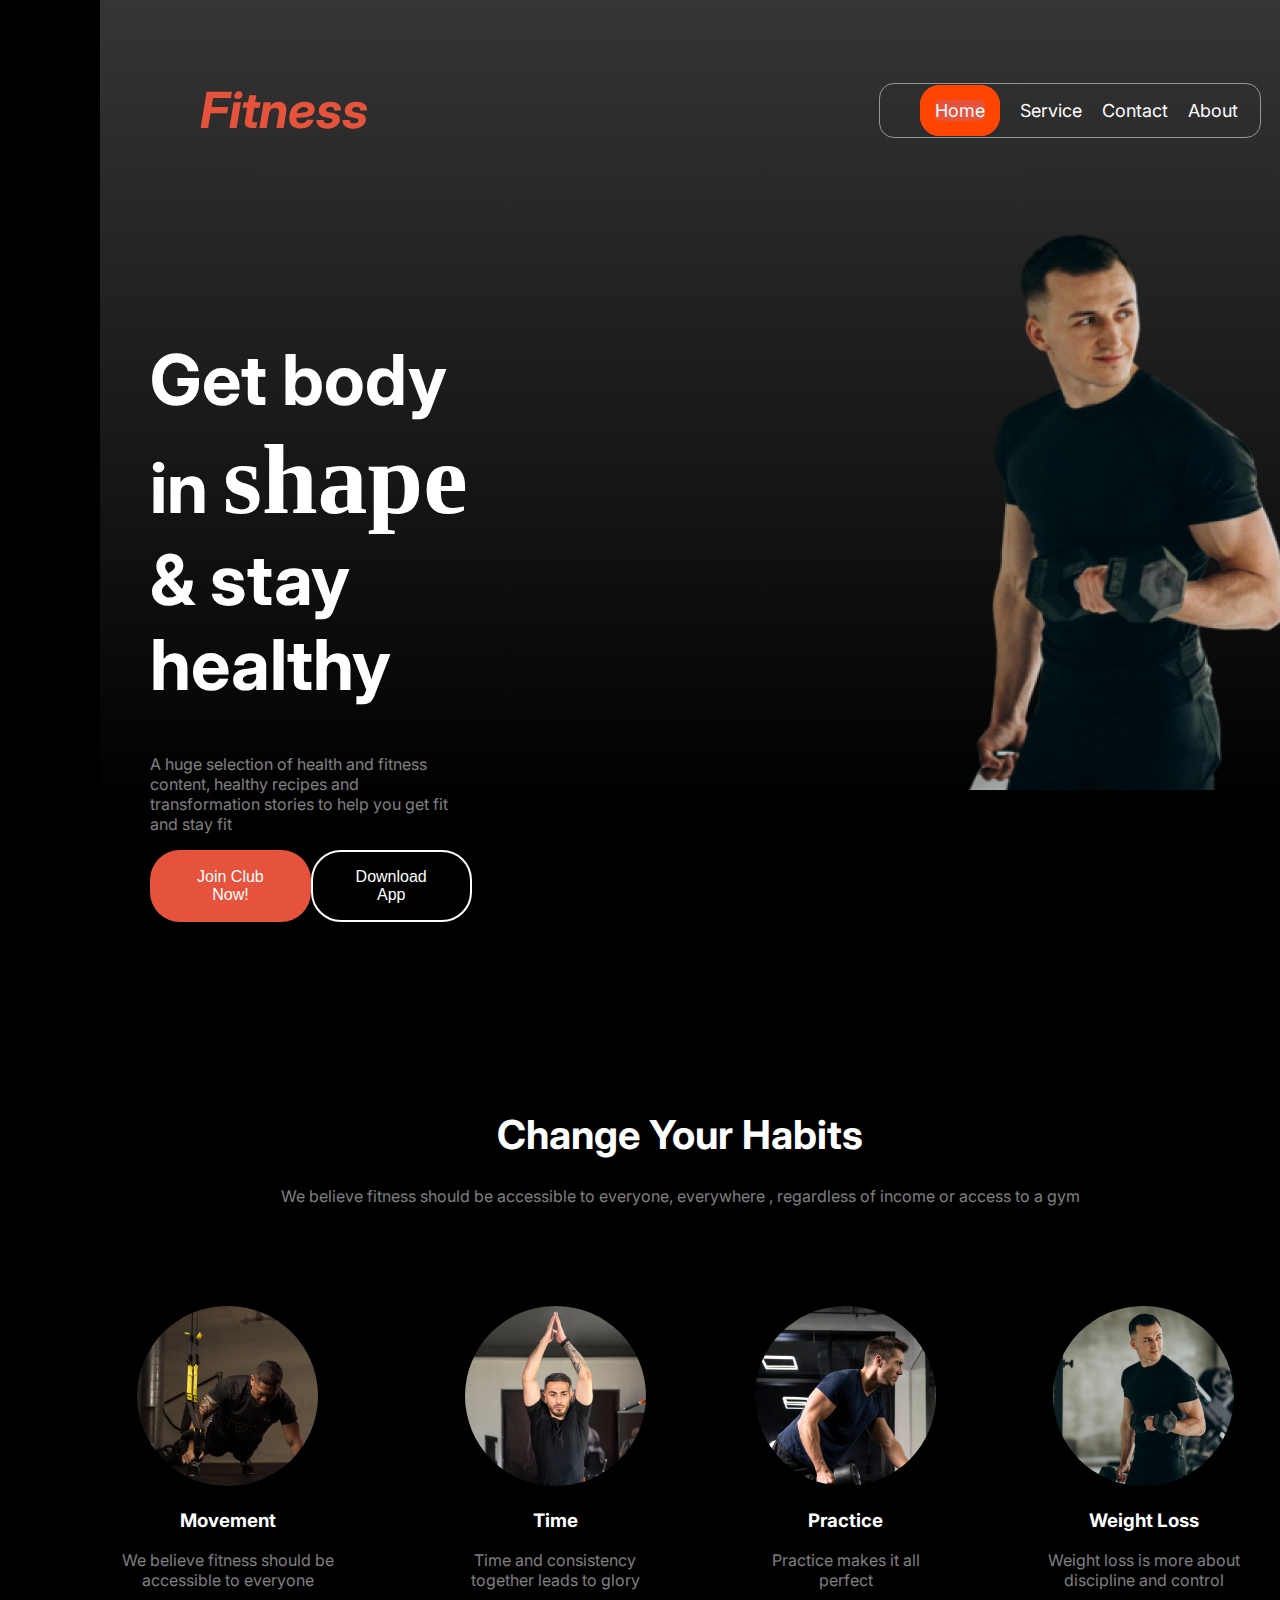
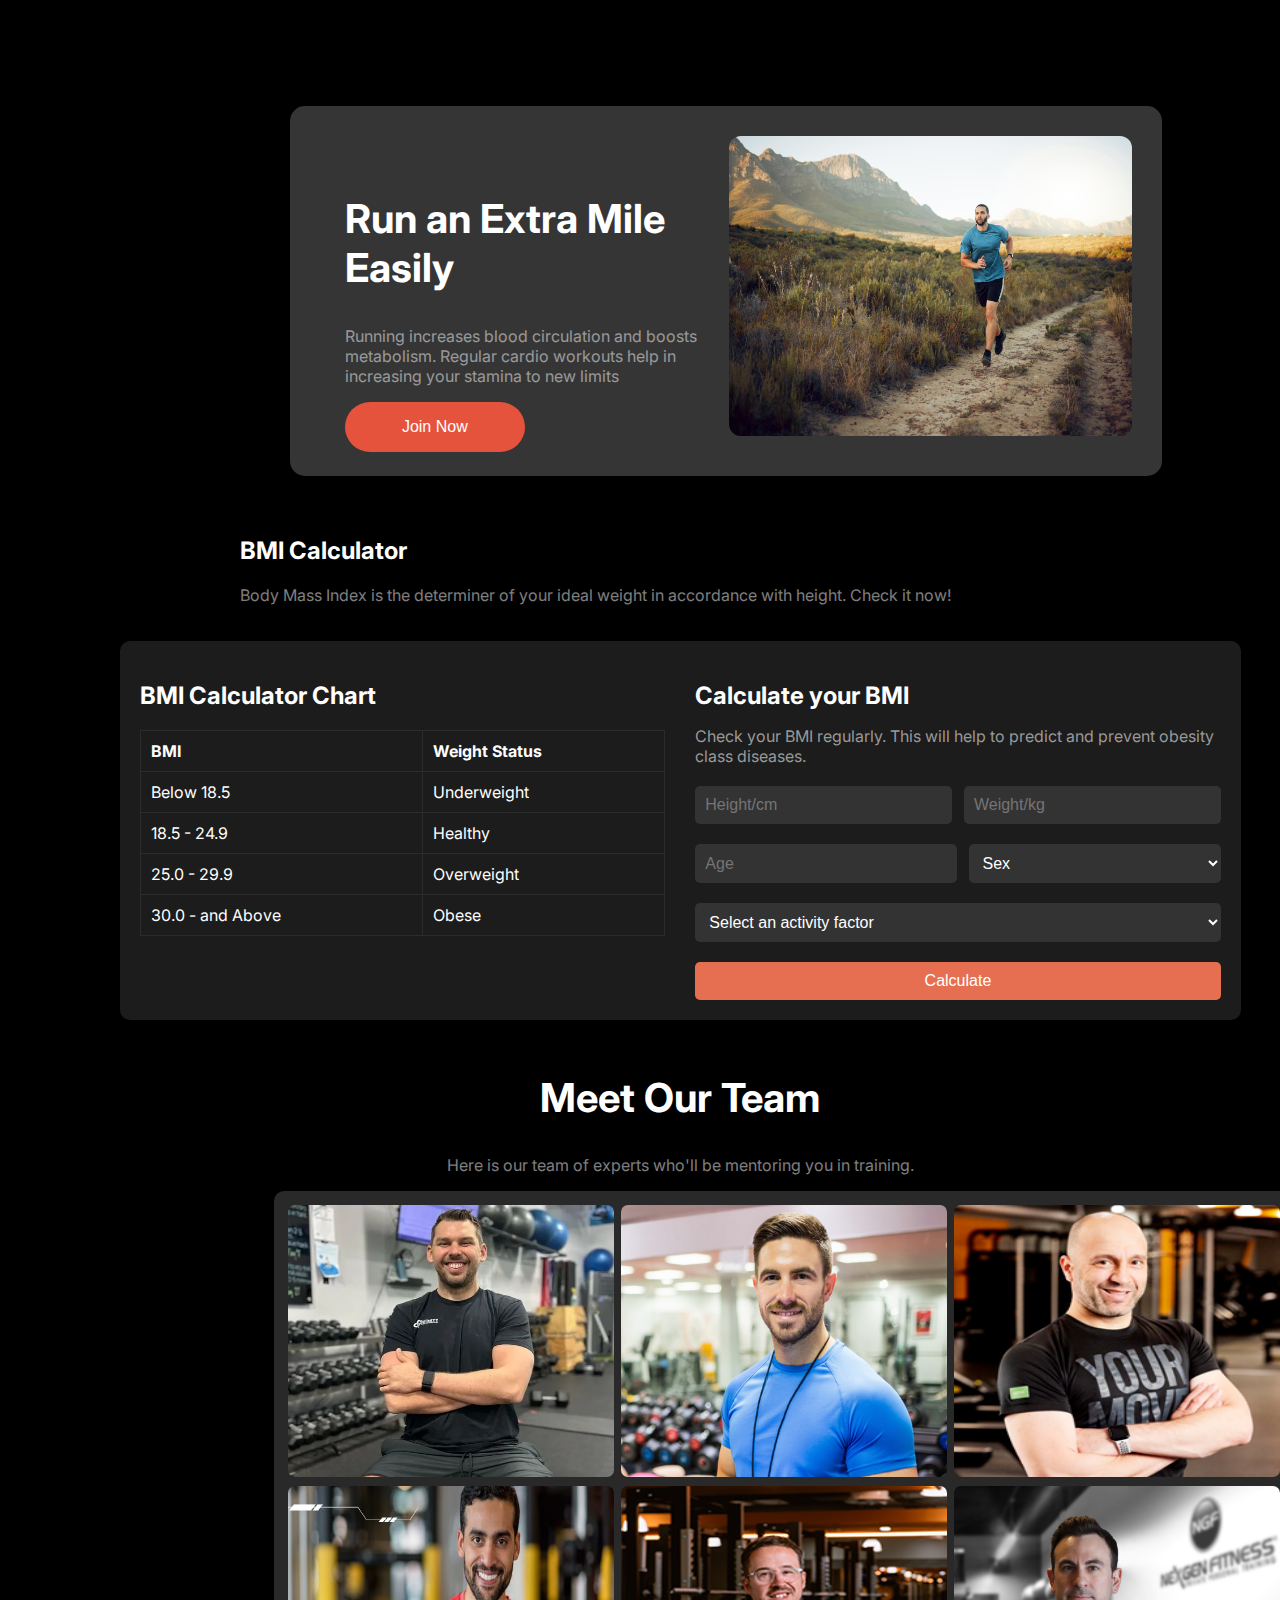
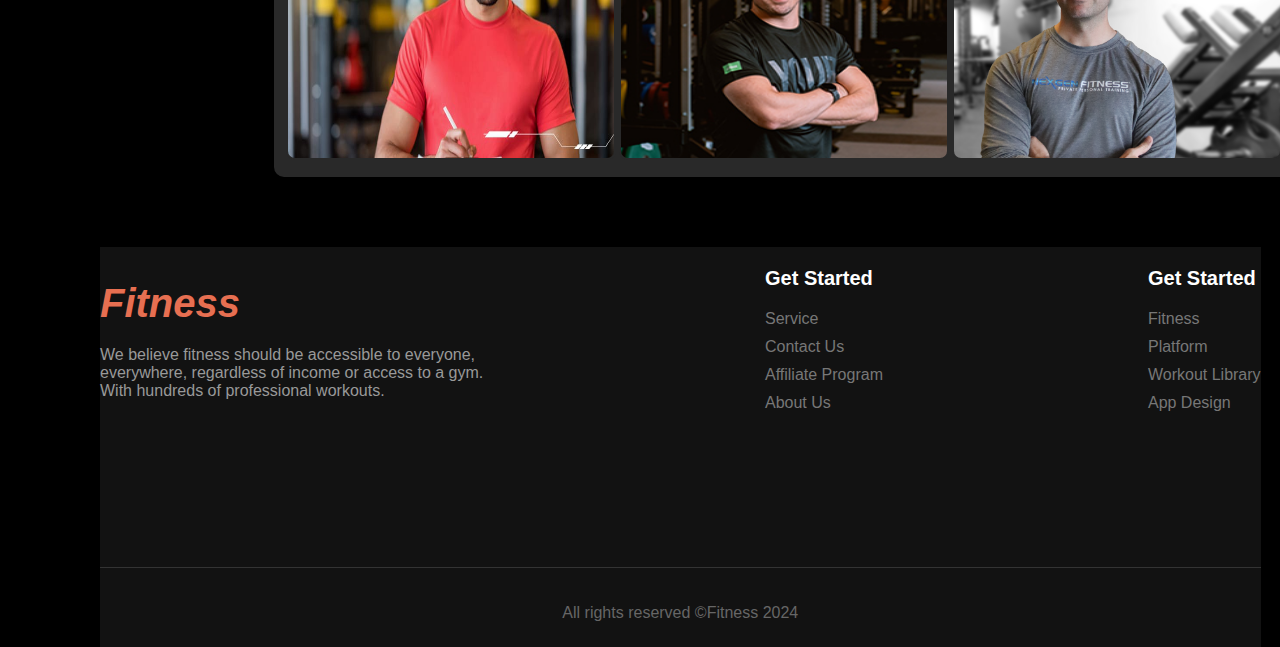
<file: i2.html>
<!DOCTYPE html>
<html lang="en">
<head>
    <meta charset="UTF-8">
    <meta name="viewport" content="width=device-width, initial-scale=1.0">
    <link rel="stylesheet" href="i2.css">
    <title>Fitness2.0</title>
    <link rel="preconnect" href="https://fonts.googleapis.com">
    <link rel="preconnect" href="https://fonts.gstatic.com" crossorigin>
    <link href="https://fonts.googleapis.com/css2?family=Azeret+Mono:ital,wght@0,100..900;1,100..900&family=Inter:ital,opsz,wght@0,14..32,100..900;1,14..32,100..900&display=swap" rel="stylesheet">
</head>
<body class="body">


    <header >

        <div class="homepg">


            <!-- tp=top panel -->

            <div class="tp">  



                <span>

                    <h3 class="logo">Fitness </h3> 

                </span>
                

                    <nav class="navbar">
                        <ul>
                            <li><a href="#"><span class="Home">Home</span></a></li>
                            <li class="service"><a  href="#">Service</a></li>
                            <li class="contact"><a  href="#">Contact</a></li>
                            <li class="about"><a  href="#">About</a></li>
                            
                            <li class="menu"> ☰ </li> 

                            


                        </ul>
                    </nav>


            </div>
          
            <div class="hmsec">

            <div class="hpgtxtbtn">

                <h1 class="whitefont headingfont" >Get body in <span class="shape">shape</span> & stay healthy
             </h1> 

             <p class="smallfont" > A huge selection of health and fitness content, healthy recipes and transformation stories
                to help you get fit and stay fit </p>


                <div class="hmbtn">
                    
                    <button class="orangebtn" type="button">Join Club Now!</button> 

                    <button class="blackbtn" type="button">Download App</button> 
                
                </div>

                

                



            </div> 

            <div class="man">

            <img src="Images 2.png" alt="">

           
    
    
            </div>

            </div>

            </div>



        </div> 

    </header> 


    <main class="main"> 


        <section class="pg2">

            <h1 class="whitefont medfont"> Change Your Habits </h1>
    
            <p class="smallfont"> We believe fitness should be accessible to everyone, everywhere , regardless of income or
                access to a gym </p>
    
    
        </section>
    
        <div class="p2img">
    
    
            <div class="img-1">
    
                <img class="image " src="image 3.png" alt="">
    
                <h3 class="whitefont" > Movement </h3>
    
                <p class="smallfont"> We believe fitness should be accessible to everyone </p>
    
            </div>
            <div class="img-2">
                <img class="image" src="image 2.png" alt="">
    
                <h3 class="whitefont"> Time </h3>
    
                <p class="smallfont" > Time and consistency together leads to glory </p>
    
            </div>
            <div class="img-3">
                <img class="image" src="image 4.png" alt="">
    
                <h3 class="whitefont"> Practice </h3>
    
                <p class="smallfont" > Practice makes it all perfect </p>
    
            </div>
            <div class="img-4">
    
                <img class="image" src="image 5.png" alt="">
    
                <h3 class="whitefont"> Weight Loss</h3>
    
                <p class="smallfont"> Weight loss is more about discipline and control </p>
    
            </div>
    
    
        </div> 




        

    </main>  


    <div class="runcard">


        <div class="runtxt ">

            <h2 class="medfont" > Run an Extra Mile Easily </h2> 


            <p class="smallfont" > Running increases blood circulation and boosts metabolism. Regular cardio workouts help in increasing your stamina to new limits </p>



            <button class="orangebtn" type="button">Join Now</button>

        </div> 

        <div class="img-run"><img src="run.jpg" alt="">
        </div>




    </div>   


    


    <section> 

        <section class="bmihdn">

            <h2 class="whitefont"> BMI Calculator </h2> 

        <p class="smallfont"> Body Mass Index is the determiner of your ideal weight in accordance with height. Check it now! </p>

        </section>

        <div class="container">

            <!-- Combined BMI Section -->
            <div class="bmi-section">
                <div class="bmi-chart">
                    <h2>BMI Calculator Chart</h2>
                    <table>
                        <thead>
                            <tr>
                                <th>BMI</th>
                                <th>Weight Status</th>
                            </tr>
                        </thead>
                        <tbody class="tbody">
                            <tr>
                                <td>Below 18.5</td>
                                <td>Underweight</td>
                            </tr>
                            <tr>
                                <td>18.5 - 24.9</td>
                                <td>Healthy</td>
                            </tr>
                            <tr>
                                <td>25.0 - 29.9</td>
                                <td>Overweight</td>
                            </tr>
                            <tr>
                                <td>30.0 - and Above</td>
                                <td>Obese</td>
                            </tr>
                        </tbody>
                    </table>
                </div>
    
                <!-- BMI Calculator Form -->
                <div class="bmi-calculator">
                    <h2>Calculate your BMI</h2>
                    <p>Check your BMI regularly. This will help to predict and prevent obesity class diseases.</p>
                    <div class="input-group">
                        <div class="flex-container">
                            <input type="text" placeholder="Height/cm">
                            <input type="text" placeholder="Weight/kg">
                        </div>
                        <div class="flex-container">
                            <input type="text" placeholder="Age">
                            <select>
                                <option value="" disabled selected>Sex</option>
                                <option value="male">Male</option>
                                <option value="female">Female</option>
                            </select>
                        </div>
                        <select>
                            <option value="" disabled selected>Select an activity factor</option>
                            <option value="sedentary">Sedentary</option>
                            <option value="light">Light activity</option>
                            <option value="moderate">Moderate activity</option>
                            <option value="active">Active</option>
                        </select>
                        <button class="calculate-btn">Calculate</button>
                    </div>
                </div>
            </div>
        </div> 

        </section>


    <section class="teamsection">


        <h2 class="medfont"> Meet Our Team </h2> 
    
        <p class="smallfont">Here is our team of experts who'll be mentoring you in training. </p> 
    
    
         <div class="team">
            
            

    
            <img src="trainer1.png" alt="">
            
            <img src="trainer2.png" alt="">
            <img src="trainer3.png" alt="">
            <img src="trainer4.png" alt="">
            <img src="trainer5.png" alt="">
            <img src="trainer6.png" alt="">
    
    
    
            
        
        

 


       </section> 


    

    
    </body>


    <footer class="footer">
        <div class="footer-container">
            <div class="footer-left">
                <h2>Fitness</h2>
                <p>We believe fitness should be accessible to everyone, everywhere, regardless of income or access to a gym. With hundreds of professional workouts.</p>
            </div>
            <div class="footer-middle">
                <h3>Get Started</h3>
                <ul>
                    <li>Service</li>
                    <li>Contact Us</li>
                    <li>Affiliate Program</li>
                    <li>About Us</li>
                </ul>
            </div>
            <div class="footer-right">
                <h3>Get Started</h3>
                <ul>
                    <li>Fitness</li>
                    <li>Platform</li>
                    <li>Workout Library</li>
                    <li>App Design</li>
                </ul>
            </div>
        </div>
        <div class="footer-bottom">
            <p>All rights reserved ©Fitness 2024</p>
        </div>
    </footer> 

</html>
</file>
<file: i2.css>
.inter-uniquifier{
    font-family: "Inter", sans-serif;
    font-optical-sizing: auto;
    font-weight: <weight>;
    font-style: normal;
  }



  .body{

    background-color: black;
 
    font-family: "Inter", sans-serif;

    padding-left: 100px;

    padding-right: 100px;

    width: fit-content; 

    /* border: 2px solid lime ; */
}

/* Font essentials */

.smallfont{

    color: #FFFFFF80;


} 

.headingfont{ 

color: white;

font-size: 70px;



}

.whitefont{ 

    color: white ;


}  

.medfont{

    color: white;
    font-size: 40px;
}

.shape{

    font-family: cursive;
    font-size: 100px;
}


/* Navbar */

.navbar ul {
    list-style-type: none;
    display: flex;
    gap: 20px;
}

.navbar ul li a {
    text-decoration: none;
    color: white;
    font-size: 18px;
} 

.navbar{

    border: 0.25px solid rgb(151, 150, 150) ;
    display: flex; 


    /* padding-right: 30px; */

    border-radius: 15px;


    width: 380px;

    padding-right: 0px;

    align-items: start;
    
} 

.menu{

    display: none;
}

.Home{

    border: 15px solid orangered; 
    background-color: #E6533C;
    border-radius: 20px;
    border-width: 15px; 




}



.tp{

/* border: 2px solid red ; */

display: flex; 

justify-content: space-between;

align-items: center;


padding: 20px 50px;

}

/* Buttons */ 


.orangebtn{

background: #E6533C; 
color: white;
padding: 16px 40px 16px 40px;
gap: 10px;
border-radius: 30px ; 
border: none ;

width: 50%;

} 

.blackbtn{

    background: black;
    color: white ;
    padding: 16px 40px 16px 40px;
    gap: 15px;
    border-radius: 30px ;
    border: 2px solid white ;
    width: 50%;

} 

.hmbtn{

    display: flex;
}


/* Homepage */ 

/* Top panel */

.logo{


    font-style: italic;

    color: #E6533C;

    font-size: 50px;
}


.homepg{


 background-image: linear-gradient(180deg, #353535 0%, rgba(54, 52, 52, 0) 100%);

 /* width: 1440px;
 height: 750px; */
 gap: 0px;
 opacity: 0px;

 width: 100%;

 padding-top: 10px; 

 padding-left: 50px;

 /* border: 2px solid orange ; */ 

 height: 800px;

 

}   

.hpgtxtbtn{

    margin-top: 80px; 

    /* border: 3px solid yellow ; */

    width: 30%;

    height: 80%;
}

.hmsec{

    display: flex;

    gap: 490px;
}

.card2{

    /* border: 2px solid yellowgreen ; */

    width: 100px; 

   width: 80%;

   
   display: flex; 




}

/* Page-2 */ 

.pg2{


  margin-top: 300px;

    text-align: center;

}  

.p2img{

   

    margin-top: 100px;

    justify-content: center;


    display: flex;

   gap: 90px;

}

.image{

    border-radius: 100px;
} 

.img-1 , .img-2, .img-3 , .img-4 {
 
    text-align: center;

} 

/* Page-3 */  


.runcard{

    /* border: 1px solid red ; */

    width: 70%; 

    height: 310px;

    margin-top: 100px; 

    margin-left: 190px;

    display: flex;

    justify-content: space-between; 

    padding: 30px 30px 30px 30px ; 

    background-color: #353535; 

    border-radius: 15px;

}

.runtxt{

    /* border: 1px solid green ; */

    width: 50%;
    
    height: 250px;

    padding: 25px 25px 25px 25px;


}  

.img-run img {


  
    width: 100% ;

    height: 300px;
   
    border-radius: 12px;
   
     
         
   }  





/* BMI */ 


/* Global Styles */
body {
    margin: 0;
    padding: 0;
    font-family: Arial, sans-serif;
    background-color: #121212;
    color: #fff;
}

/* Container */
.container {
    max-width: 1200px;
    margin: 0 auto;
    padding: 20px;
}

/* Title */
.title {
    text-align: center;
    margin-bottom: 40px;
    font-size: 2.5em;
    color: #fff;
}

/* BMI Section Layout */
.bmi-section {
    background-color: #1c1c1c;
    padding: 20px;
    border-radius: 10px;
    display: flex;
    justify-content: space-between;
    gap: 30px; /* Adjusted gap for sufficient space */
    max-width: 1200px;
}

/* BMI Chart */
.bmi-chart {
    width: 50%;
}

.bmi-chart h2 {
    font-size: 1.5em;
    margin-bottom: 20px;
}

.bmi-chart table {
    width: 100%;
    border-collapse: collapse;
}

.bmi-chart th, .bmi-chart td {
    padding: 10px;
    border: 1px solid #2c2c2c;
    text-align: left;
    color: #fff;
}

.bmi-chart th {
    font-weight: bold;
}

/* BMI Calculator Form */
.bmi-calculator {
    width: 50%;
}

.bmi-calculator h2 {
    font-size: 1.5em;
    margin-bottom: 10px;
}

.bmi-calculator p {
    margin-bottom: 20px;
    color: #999;
}

.input-group {
    display: flex;
    flex-direction: column;
    gap: 20px;
}

.flex-container {
    display: flex;
    gap: 12px;
}

input, select, button {
    width: 100%;
    padding: 10px;
    border-radius: 5px;
    border: none;
    background-color: #333;
    color: #fff;
    font-size: 1em;
}

button.calculate-btn {
    background-color: #e76f51;
    cursor: pointer;
    transition: background-color 0.3s ease;
}

button.calculate-btn:hover {
    background-color: #d55a3b;
} 

.bmihdn{

    margin-top: 60px;

    /* border: 1px solid purple; */
    margin-left: 140px; 


}

.tbody{

    color: #FFFFFF80  ; 
}


/* BMI */

  


/* Page-5 */ 


.team > img{

    width: 326px;

    height: 272px ; 

    border-radius: 9px;

    margin-bottom: 5px; 
    margin-right: 3px;

    padding-left: 0px;

    border: 2px solid #292929;
    
    
} 

.team{


    display: grid; 

    grid-template-columns: repeat(3,1fr);

    justify-items: center;

    border: 12px solid #292929 ; 

    border-radius: 10px;

    width: 1240px;

    width: fit-content; 

    background-color: #292929;
    

 
}  

.teamsection{

   

    /* border: 2px solid red ;  */

    display: block;

    margin-left: auto;

    margin-right: auto;

    width: 70%;

    text-align: center;


} 

/* Footer */ 


/* Global Styles */
/* body {
    margin: 0;
    padding: 0;
    font-family: Arial, sans-serif;
    background-color: #121212;
    color: #fff;
} */ 

/* Footer Styles */
.footer {
    background-color: #1c1c1c;
    padding: 40px 20px;
    color: #fff;

    margin: 0;
    padding: 0;
    font-family: Arial, sans-serif;
    background-color: #121212;
    color: #fff;

    height: 400px;

    margin-top: 70px;
}

.footer-container {
    display: flex;
    justify-content: space-between;
    max-width: 1200px;
    margin: 0 auto;

    height: 300px;

    /* border: 2px solid green ; */ 
}

.footer-left {
    max-width: 400px;
}

.footer-left h2 {
    font-size: 2.5em;
    font-style: italic;
    color: #e76f51;
    margin-bottom: 20px;
}

.footer-left p {
    font-size: 1em;
    color: #999;
}

.footer-middle, .footer-right {
    max-width: 200px;
}

.footer-middle h3, .footer-right h3 {
    font-size: 1.25em;
    margin-bottom: 20px;
}

.footer-middle ul, .footer-right ul {
    list-style: none;
    padding: 0;
    margin: 0;
}

.footer-middle li, .footer-right li {
    margin-bottom: 10px;
    font-size: 1em;
    color: #777;
}

.footer-bottom {
    text-align: center;
    margin-top: 20px;
    border-top: 1px solid #333;
    padding-top: 20px;
}

.footer-bottom p {
    font-size: 1em;
    color: #666;
}





   /* Responsive-small device */


   @media screen and (max-width:576px) {

    .homepg{


        flex-direction: column;

        /* height: 1440px; */

        width: 450px ;

        width: 100%;

        height: 100%; 

     align-items: center;

      
    } 

    .hmbtn{


        

        gap: 10px;

        border: 2px solid salmon ;

        width: 150%;

    }

    .orangebtn , .blackbtn {

        width: 70%;

    }

    .body{


        width: 200%;

    
        justify-content: center;

        display: block;

        align-items: center; 

        /* margin-left: auto;

        margin-right: auto; */

        border: 2px solid  #E6533C ;


    }

    .hmsec{

        flex-direction: column;

        gap: 100px; 

        width: 100%;
    }


    .main{

        border: 2px solid green ;

        justify-content: center;
    }


    .p2img{


        border: 2px solid green ;


        flex-direction: column; 


    }


   .runcard{ 


    height: 1000%;  

    border: 2px solid palevioletred ;

    flex-direction: column; 

    width: 50%;

    padding: 5px 1px 30px 25px;


  
     
   }  

   .runtxt{

    border: 2px solid green ;

    height: 500%; 

    width: 80%; 
    
    text-align: left;

   }  

   .img-run img {


    width: 90%;

   }

   .bmi-section {
    background-color: #1c1c1c;
    padding: 20px;
    border-radius: 10px;
    flex-direction: column;
    justify-content: space-between;
    align-items: center;
    gap: 30px; /* Adjusted gap for sufficient space */
    max-width: 500px; 

    margin-left: 185px; 
}


.team{


    display: grid; 

    grid-template-columns: repeat(1,1fr);

    justify-items: center;


    border: 12px solid #292929 ; 

    border-radius: 10px;

    width: 1240px;

    width: fit-content; 

    background-color: #292929;
    

    margin-left: 150px;
 
}    

.footer{

    height: 800px;

    width: 60%;

    margin-left: 200px;
} 

.footer-container{

    flex-direction: column;

    height: 600px;

    align-items: center;
}


.Home , .service , .contact , .about {

    
    display: none; 

}  

.menu{

    font-size: 100px;

    font-weight: 500;

    height: 100%;

    width: 100px;

    height: 200px;
}

.navbar{


}





   
    
   }
</file>
